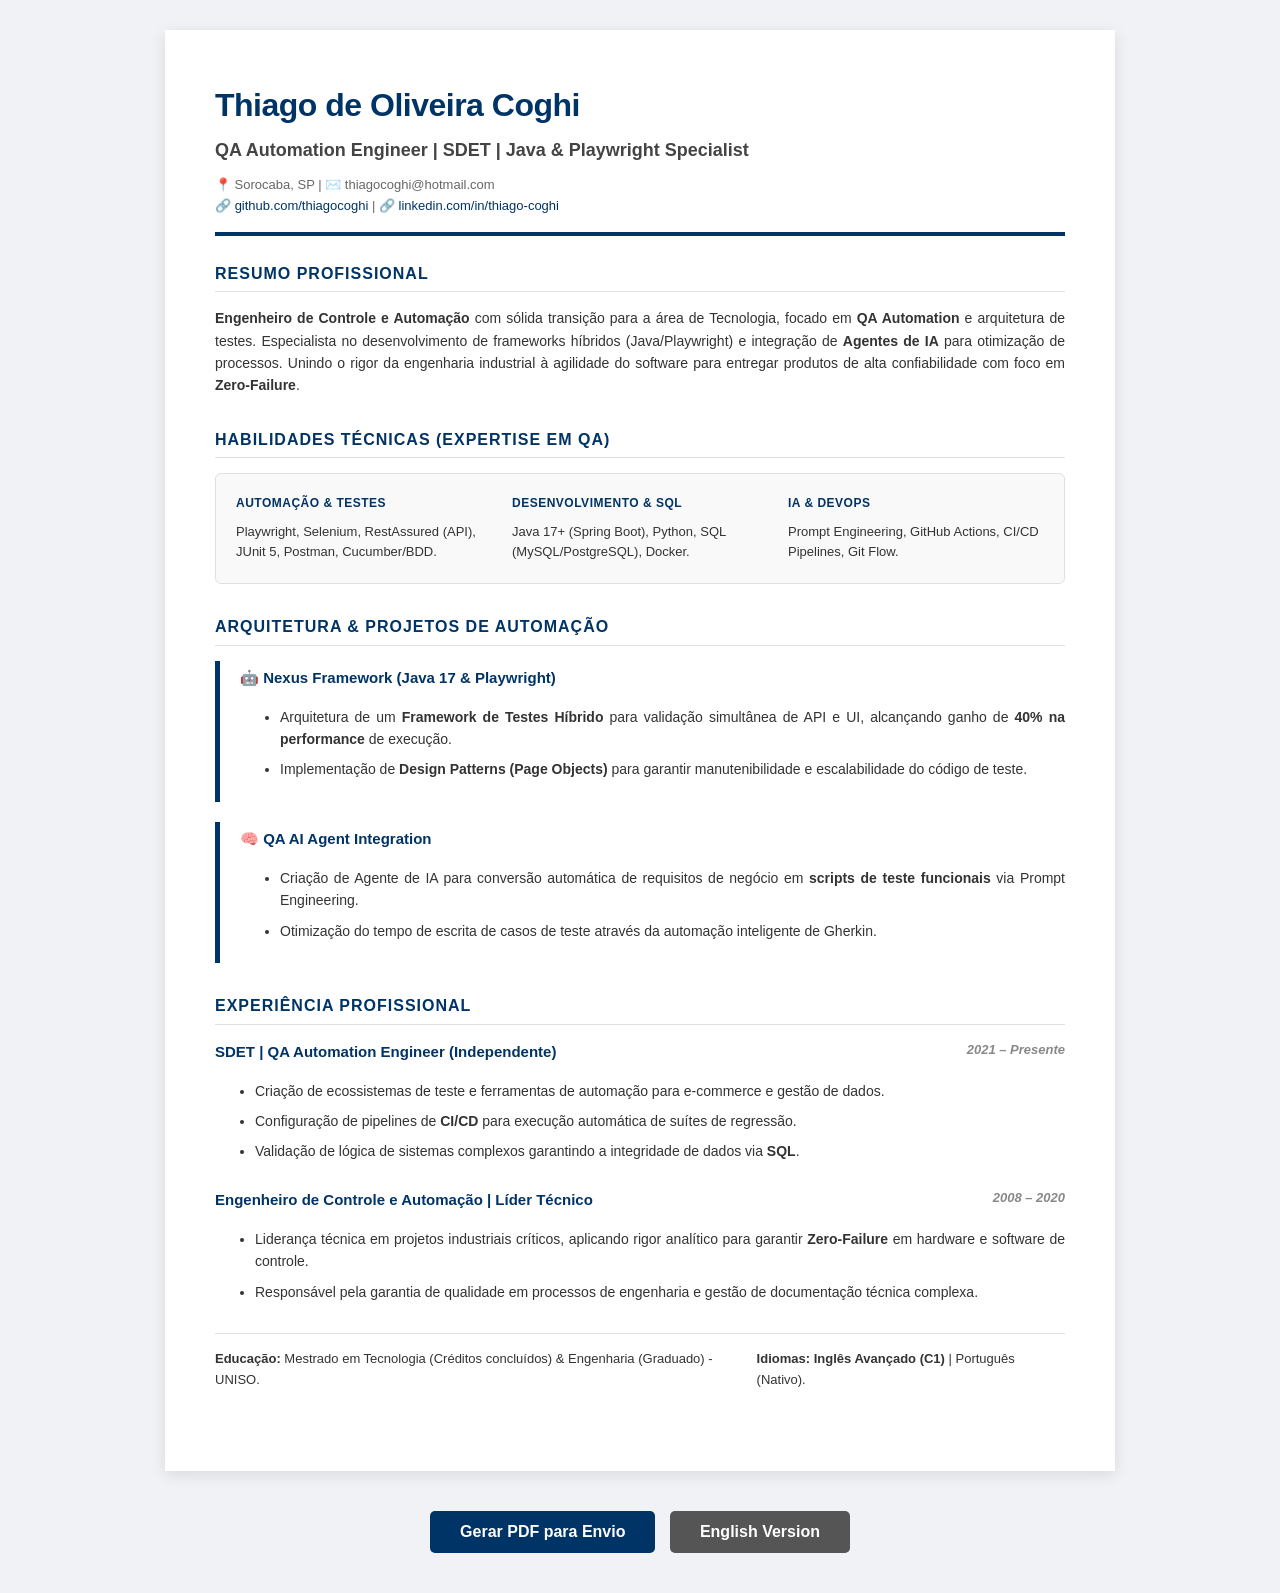
<file: index.html>
<!DOCTYPE html>
<html lang="pt-br">
<head>
    <meta charset="UTF-8">
    <meta name="viewport" content="width=device-width, initial-scale=1.0">
    <title>Currículo - Thiago Coghi | QA Automation Engineer</title>
    <link rel="stylesheet" href="style.css">
</head>
<body>

<div class="container">
    <header>
        <h1>Thiago de Oliveira Coghi</h1>
        <div class="subtitle">QA Automation Engineer | SDET | Java & Playwright Specialist</div>
        <div class="contact-info">
            📍 Sorocaba, SP |  ✉️ thiagocoghi@hotmail.com <br>
            🔗 <a href="https://github.com/thiagocoghi" target="_blank">github.com/thiagocoghi</a> | 🔗 <a href="https://linkedin.com/in/thiago-coghi" target="_blank">linkedin.com/in/thiago-coghi</a>
        </div>
    </header>

    <section>
        <h2>Resumo Profissional</h2>
        <p>
            <strong>Engenheiro de Controle e Automação</strong> com sólida transição para a área de Tecnologia, focado em <strong>QA Automation</strong> e arquitetura de testes. Especialista no desenvolvimento de frameworks híbridos (Java/Playwright) e integração de <strong>Agentes de IA</strong> para otimização de processos. Unindo o rigor da engenharia industrial à agilidade do software para entregar produtos de alta confiabilidade com foco em <strong>Zero-Failure</strong>.
        </p>
    </section>

    <section>
        <h2>Habilidades Técnicas (Expertise em QA)</h2>
        <div class="grid-skills">
            <div class="skill-category">
                <b>AUTOMAÇÃO & TESTES</b>
                Playwright, Selenium, RestAssured (API), JUnit 5, Postman, Cucumber/BDD.
            </div>
            <div class="skill-category">
                <b>DESENVOLVIMENTO & SQL</b>
                Java 17+ (Spring Boot), Python, SQL (MySQL/PostgreSQL), Docker.
            </div>
            <div class="skill-category">
                <b>IA & DEVOPS</b>
                Prompt Engineering, GitHub Actions, CI/CD Pipelines, Git Flow.
            </div>
        </div>
    </section>

    <section>
        <h2>Arquitetura & Projetos de Automação</h2>
        
        <div class="project-card">
            <div class="project-title">🤖 Nexus Framework (Java 17 & Playwright)</div>
            <ul>
                <li>Arquitetura de um <strong>Framework de Testes Híbrido</strong> para validação simultânea de API e UI, alcançando ganho de <strong>40% na performance</strong> de execução.</li>
                <li>Implementação de <strong>Design Patterns (Page Objects)</strong> para garantir manutenibilidade e escalabilidade do código de teste.</li>
            </ul>
        </div>

        <div class="project-card">
            <div class="project-title">🧠 QA AI Agent Integration</div>
            <ul>
                <li>Criação de Agente de IA para conversão automática de requisitos de negócio em <strong>scripts de teste funcionais</strong> via Prompt Engineering.</li>
                <li>Otimização do tempo de escrita de casos de teste através da automação inteligente de Gherkin.</li>
            </ul>
        </div>
    </section>

    <section>
        <h2>Experiência Profissional</h2>
        
        <div class="experience-item">
            <div class="exp-header">
                <span class="job-title">SDET | QA Automation Engineer (Independente)</span>
                <span class="date">2021 – Presente </span>
            </div>
            <ul>
                <li>Criação de ecossistemas de teste e ferramentas de automação para e-commerce e gestão de dados.</li>
                <li>Configuração de pipelines de <strong>CI/CD</strong> para execução automática de suítes de regressão.</li>
                <li>Validação de lógica de sistemas complexos garantindo a integridade de dados via <strong>SQL</strong>.</li>
            </ul>
        </div>

        <div class="experience-item">
            <div class="exp-header">
                <span class="job-title">Engenheiro de Controle e Automação | Líder Técnico</span>
                <span class="date">2008 – 2020 </span>
            </div>
            <ul>
                <li>Liderança técnica em projetos industriais críticos, aplicando rigor analítico para garantir <strong>Zero-Failure</strong> em hardware e software de controle.</li>
                <li>Responsável pela garantia de qualidade em processos de engenharia e gestão de documentação técnica complexa.</li>
            </ul>
        </div>
    </section>

    <section>
        <div class="footer-info">
            <div class="edu">
                <strong>Educação:</strong> Mestrado em Tecnologia (Créditos concluídos) & Engenharia (Graduado) - UNISO.
            </div>
            <div class="lang">
                <strong>Idiomas:</strong> <strong>Inglês Avançado (C1)</strong> | Português (Nativo).
            </div>
        </div>
    </section>
</div>

<div class="print-btn-container">
    <button onclick="window.print()" class="print-btn">Gerar PDF para Envio</button>
    <a href="index-en.html" style="text-decoration: none;">
        <button class="print-btn" style="background-color: #555; margin-left: 10px;">English Version</button>
    </a>
</div>

</body>
</html>
</file>
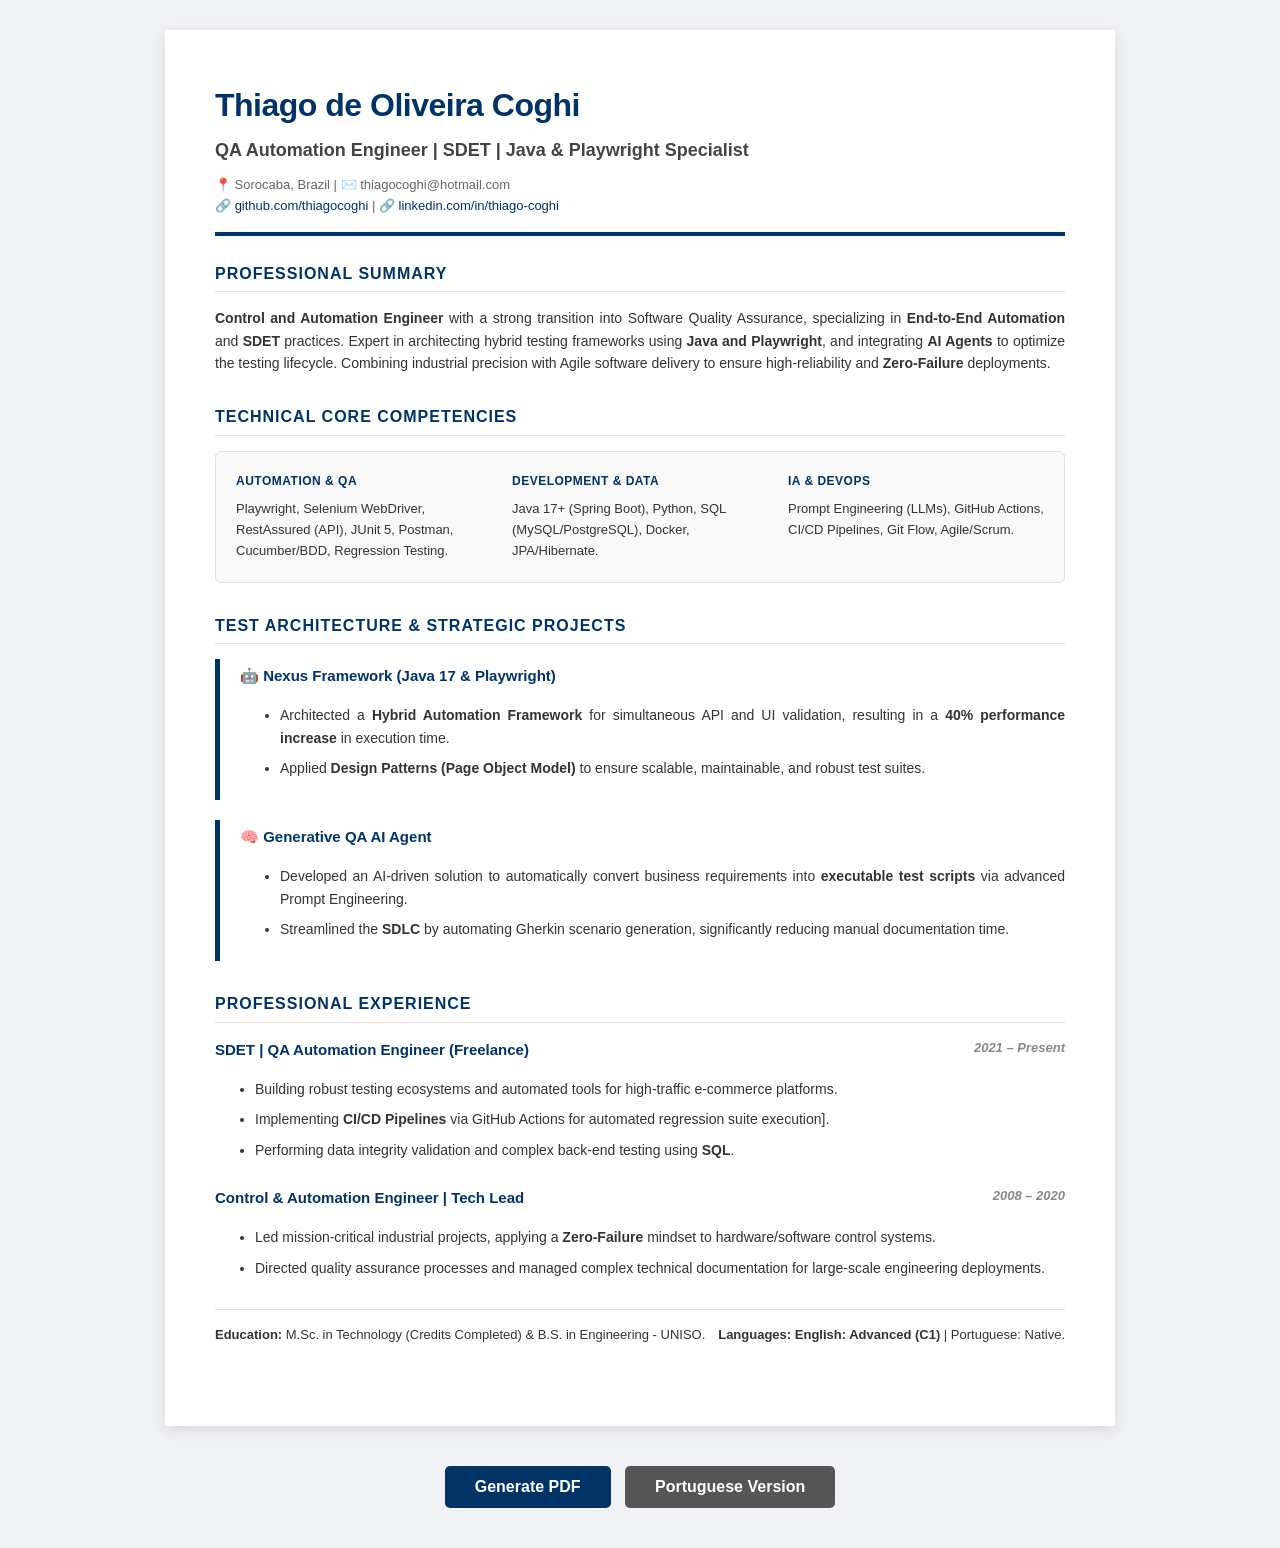
<file: index-en.html>
<!DOCTYPE html>
<html lang="en">
<head>
    <meta charset="UTF-8">
    <meta name="viewport" content="width=device-width, initial-scale=1.0">
    <title>Resume - Thiago Coghi | QA Automation Engineer</title>
    <link rel="stylesheet" href="style.css">
</head>
<body>

<div class="container">
    <header>
        <h1>Thiago de Oliveira Coghi</h1>
        <div class="subtitle">QA Automation Engineer | SDET | Java & Playwright Specialist</div>
        <div class="contact-info">
            📍 Sorocaba, Brazil | ✉️ thiagocoghi@hotmail.com <br>
            🔗 <a href="https://github.com/thiagocoghi" target="_blank">github.com/thiagocoghi</a> | 🔗 <a href="https://linkedin.com/in/thiago-coghi" target="_blank">linkedin.com/in/thiago-coghi</a>
        </div>
    </header>

    <section>
        <h2>Professional Summary</h2>
        <p>
            <strong>Control and Automation Engineer</strong> with a strong transition into Software Quality Assurance, specializing in <strong>End-to-End Automation</strong> and <strong>SDET</strong> practices. Expert in architecting hybrid testing frameworks using <strong>Java and Playwright</strong>, and integrating <strong>AI Agents</strong> to optimize the testing lifecycle. Combining industrial precision with Agile software delivery to ensure high-reliability and <strong>Zero-Failure</strong> deployments.
        </p>
    </section>

    <section>
        <h2>Technical Core Competencies</h2>
        <div class="grid-skills">
            <div class="skill-category">
                <b>AUTOMATION & QA</b>
                Playwright, Selenium WebDriver, RestAssured (API), JUnit 5, Postman, Cucumber/BDD, Regression Testing.
            </div>
            <div class="skill-category">
                <b>DEVELOPMENT & DATA</b>
                Java 17+ (Spring Boot), Python, SQL (MySQL/PostgreSQL), Docker, JPA/Hibernate.
            </div>
            <div class="skill-category">
                <b>IA & DEVOPS</b>
                Prompt Engineering (LLMs), GitHub Actions, CI/CD Pipelines, Git Flow, Agile/Scrum.
            </div>
        </div>
    </section>

    <section>
        <h2>Test Architecture & Strategic Projects</h2>
        
        <div class="project-card">
            <div class="project-title">🤖 Nexus Framework (Java 17 & Playwright)</div>
            <ul>
                <li>Architected a <strong>Hybrid Automation Framework</strong> for simultaneous API and UI validation, resulting in a <strong>40% performance increase</strong> in execution time.</li>
                <li>Applied <strong>Design Patterns (Page Object Model)</strong> to ensure scalable, maintainable, and robust test suites.</li>
            </ul>
        </div>

        <div class="project-card">
            <div class="project-title">🧠 Generative QA AI Agent</div>
            <ul>
                <li>Developed an AI-driven solution to automatically convert business requirements into <strong>executable test scripts</strong> via advanced Prompt Engineering.</li>
                <li>Streamlined the <strong>SDLC</strong> by automating Gherkin scenario generation, significantly reducing manual documentation time.</li>
            </ul>
        </div>
    </section>

    <section>
        <h2>Professional Experience</h2>
        
        <div class="experience-item">
            <div class="exp-header">
                <span class="job-title">SDET | QA Automation Engineer (Freelance)</span>
                <span class="date">2021 – Present</span>
            </div>
            <ul>
                <li>Building robust testing ecosystems and automated tools for high-traffic e-commerce platforms.</li>
                <li>Implementing <strong>CI/CD Pipelines</strong> via GitHub Actions for automated regression suite execution].</li>
                <li>Performing data integrity validation and complex back-end testing using <strong>SQL</strong>.</li>
            </ul>
        </div>

        <div class="experience-item">
            <div class="exp-header">
                <span class="job-title">Control & Automation Engineer | Tech Lead</span>
                <span class="date">2008 – 2020</span>
            </div>
            <ul>
                <li>Led mission-critical industrial projects, applying a <strong>Zero-Failure</strong> mindset to hardware/software control systems.</li>
                <li>Directed quality assurance processes and managed complex technical documentation for large-scale engineering deployments.</li>
            </ul>
        </div>
    </section>

    <section>
        <div class="footer-info">
            <div class="edu">
                <strong>Education:</strong> M.Sc. in Technology (Credits Completed) & B.S. in Engineering - UNISO.
            </div>
            <div class="lang">
                <strong>Languages:</strong> <strong>English: Advanced (C1)</strong> | Portuguese: Native.
            </div>
        </div>
    </section>
</div>

<div class="print-btn-container">
    <button onclick="window.print()" class="print-btn">Generate PDF</button>
    <a href="index.html" style="text-decoration: none;">
        <button class="print-btn" style="background-color: #555; margin-left: 10px;">Portuguese Version</button>
    </a>
</div>

</body>
</html>
</file>
<file: style.css>
:root {
    --primary: #003366;
    --text: #333;
    --light-gray: #f9f9f9;
    --border: #e0e0e0;
}

/* Adicionado efeito de fade-in ao carregar */
@keyframes fadeIn {
    from { opacity: 0; }
    to { opacity: 1; }
}

body {
    font-family: 'Segoe UI', Tahoma, Geneva, Verdana, sans-serif;
    line-height: 1.6;
    color: var(--text);
    margin: 0;
    padding: 0;
    background: #f0f2f5;
    animation: fadeIn 0.8s ease-in; /* Aplicação do fade */
}

.container {
    max-width: 850px;
    margin: 30px auto;
    padding: 50px;
    background: white;
    box-shadow: 0 4px 15px rgba(0,0,0,0.1);
}

header {
    border-bottom: 4px solid var(--primary);
    padding-bottom: 15px;
    margin-bottom: 25px;
}

h1 {
    color: var(--primary);
    margin: 0;
    font-size: 32px;
    letter-spacing: -0.5px;
}

.subtitle {
    font-size: 18px;
    font-weight: 600;
    color: #444;
    margin: 5px 0 10px 0;
}

.contact-info {
    font-size: 13px;
    color: #666;
}

.contact-info a {
    color: var(--primary);
    text-decoration: none;
}

section {
    margin-bottom: 30px;
}

h2 {
    font-size: 16px;
    color: var(--primary);
    border-bottom: 1px solid var(--border);
    padding-bottom: 5px;
    margin-bottom: 15px;
    text-transform: uppercase;
    letter-spacing: 1px;
}

p, li {
    font-size: 14px;
    margin-bottom: 8px;
    text-align: justify;
}

.grid-skills {
    display: grid;
    grid-template-columns: repeat(3, 1fr);
    gap: 20px;
    background: var(--light-gray);
    padding: 20px;
    border-radius: 6px;
    border: 1px solid var(--border);
}

.skill-category b {
    display: block;
    color: var(--primary);
    margin-bottom: 8px;
    font-size: 12px;
    letter-spacing: 0.5px;
}

.skill-category {
    font-size: 13px;
}

.project-card {
    border-left: 5px solid var(--primary);
    padding: 5px 0 5px 20px;
    margin-bottom: 20px;
}

.project-title {
    font-weight: bold;
    color: var(--primary);
    font-size: 15px;
    margin-bottom: 8px;
}

.experience-item {
    margin-bottom: 25px;
}

.exp-header {
    display: flex;
    justify-content: space-between;
    font-weight: bold;
    font-size: 15px;
    margin-bottom: 10px;
}

.job-title {
    color: var(--primary);
}

.date {
    font-style: italic;
    color: #888;
    font-size: 13px;
}

.footer-info {
    display: flex;
    justify-content: space-between;
    font-size: 13px;
    border-top: 1px solid var(--border);
    padding-top: 15px;
}

.print-btn-container {
    text-align: center;
    margin: 40px 0;
}

.print-btn {
    padding: 12px 30px;
    background: var(--primary);
    color: white;
    border: none;
    border-radius: 5px;
    cursor: pointer;
    font-weight: bold;
    font-size: 16px;
    transition: 0.3s;
}

.print-btn:hover {
    background: #004a94;
}

/* Ajustes finos para a versão de impressão (PDF) */
@media print {
    body { 
        background: white; 
        animation: none; /* Remove animação no PDF */
    }
    .container { 
        margin: 0; 
        padding: 0; 
        box-shadow: none; 
        max-width: 100%;
        border: none;
    }
    .print-btn-container { 
        display: none !important; /* Exclui os botões do PDF */
    }
}
</file>
